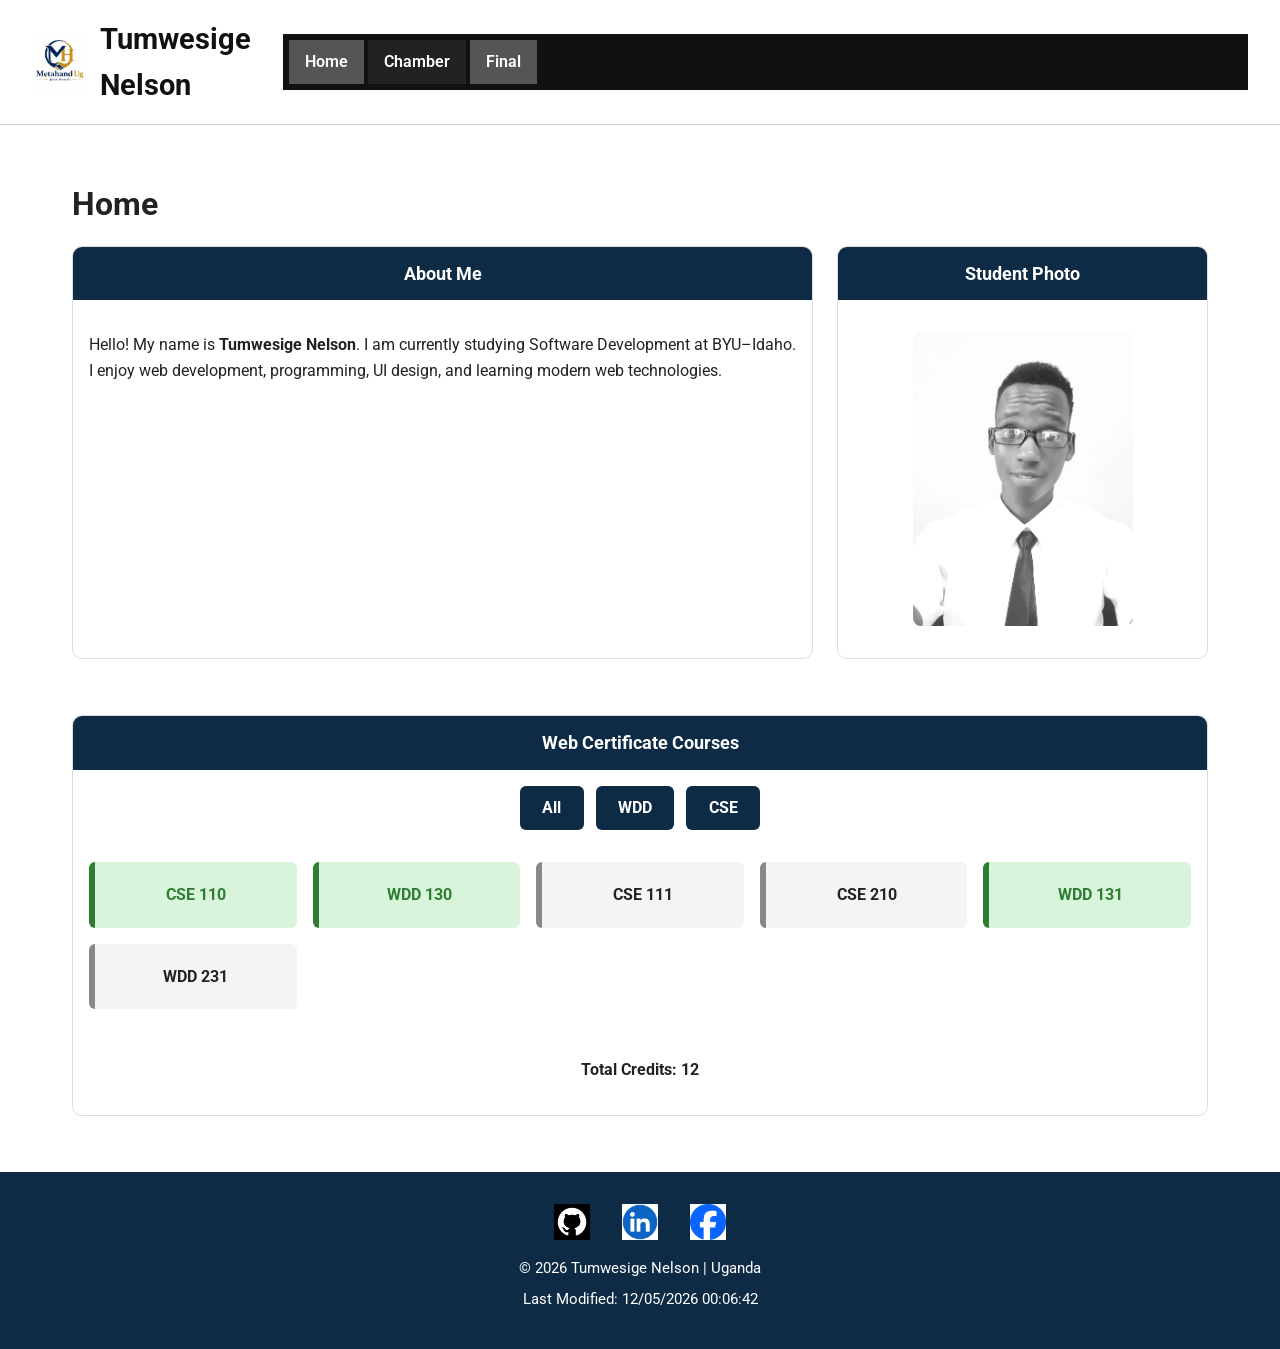
<file: index.html>
<!DOCTYPE html>
<html lang="en">
<head>
    <!-- Basic Meta -->
    <meta charset="UTF-8">
    <meta name="viewport" content="width=device-width, initial-scale=1.0">

    <title>Home | Tumweaige Nelson | WDD 231</title>

    <meta name="description" content="WDD231 Home Page - Student Portfolio and Course Information">
    <meta name="author" content="Tumwesige Nelson">

    <!-- Google Font -->
    <link rel="preconnect" href="https://fonts.googleapis.com">
    <link rel="preconnect" href="https://fonts.gstatic.com" crossorigin>

    <link href="https://fonts.googleapis.com/css2?family=Roboto:wght@300;400;500;700&display=swap" rel="stylesheet">

    <!-- CSS -->
    <link rel="stylesheet" href="styles/normalize.css">
    <link rel="stylesheet" href="styles/small.css">
    <link rel="stylesheet" href="styles/larger.css">

    <!-- JavaScript -->
    <script src="scripts/navigation.js" defer></script>
    <script src="scripts/date.js" defer></script>
    <script src="scripts/course.js" defer></script>

</head>

<body>

<header>

    <div class="logo-area">

        <img src="images/logo.png"
             alt="Site Logo"
             width="60"
             height="60">

        <span>Tumwesige Nelson</span>

    </div>

    <button id="menuButton" aria-label="Open Navigation">
        ☰
    </button>

    <nav>

        <ul id="primaryNav">

            <li>
                <a class="active" href="index.html">
                    Home
                </a>
            </li>

            <li>
                <a href="chamber/directory.html">
                    Chamber
                </a>
            </li>

            <li>
                <a href="final/index.html">
                    Final
                </a>
            </li>

        </ul>

    </nav>

</header>

<main>

<h1>Home</h1>

<div class="top-grid">

<section class="card">

<h2>About Me</h2>

<p>

Hello! My name is <strong>Tumwesige Nelson</strong>.

I am currently studying Software Development at
BYU–Idaho.

I enjoy web development, programming,
UI design, and learning modern web technologies.

</p>

</section>

<section class="card">

<h2>Student Photo</h2>

<img
src="images/my_photo.jpeg"
alt="Student Photo"
class="student-photo">

</section>

</div>

<section class="card certificate">

<h2>Web Certificate Courses</h2>

<div class="course-buttons">

<button id="allBtn">
All
</button>

<button id="wddBtn">
WDD
</button>

<button id="cseBtn">
CSE
</button>

</div>

<div id="courseContainer">

<!-- Generated by JavaScript -->

</div>

<p id="creditTotal"></p>

</section>

</main>

<footer>

<div class="social">

<a href="https://github.com/yourusername"
target="_blank">

<img
src="images/github.png"
alt="GitHub">

</a>

<a href="https://linkedin.com/in/yourusername"
target="_blank">

<img
src="images/linkedin.jpg"
alt="LinkedIn">

</a>

<a href="https://facebook.com/"
target="_blank">

<img
src="images/facebook.png"
alt="Facebook">

</a>

</div>

<p>

&copy;

<span id="currentYear"></span>

Tumwesige Nelson

|

Uganda

</p>

<p id="lastModified"></p>

</footer>

</body>

</html>
</file>
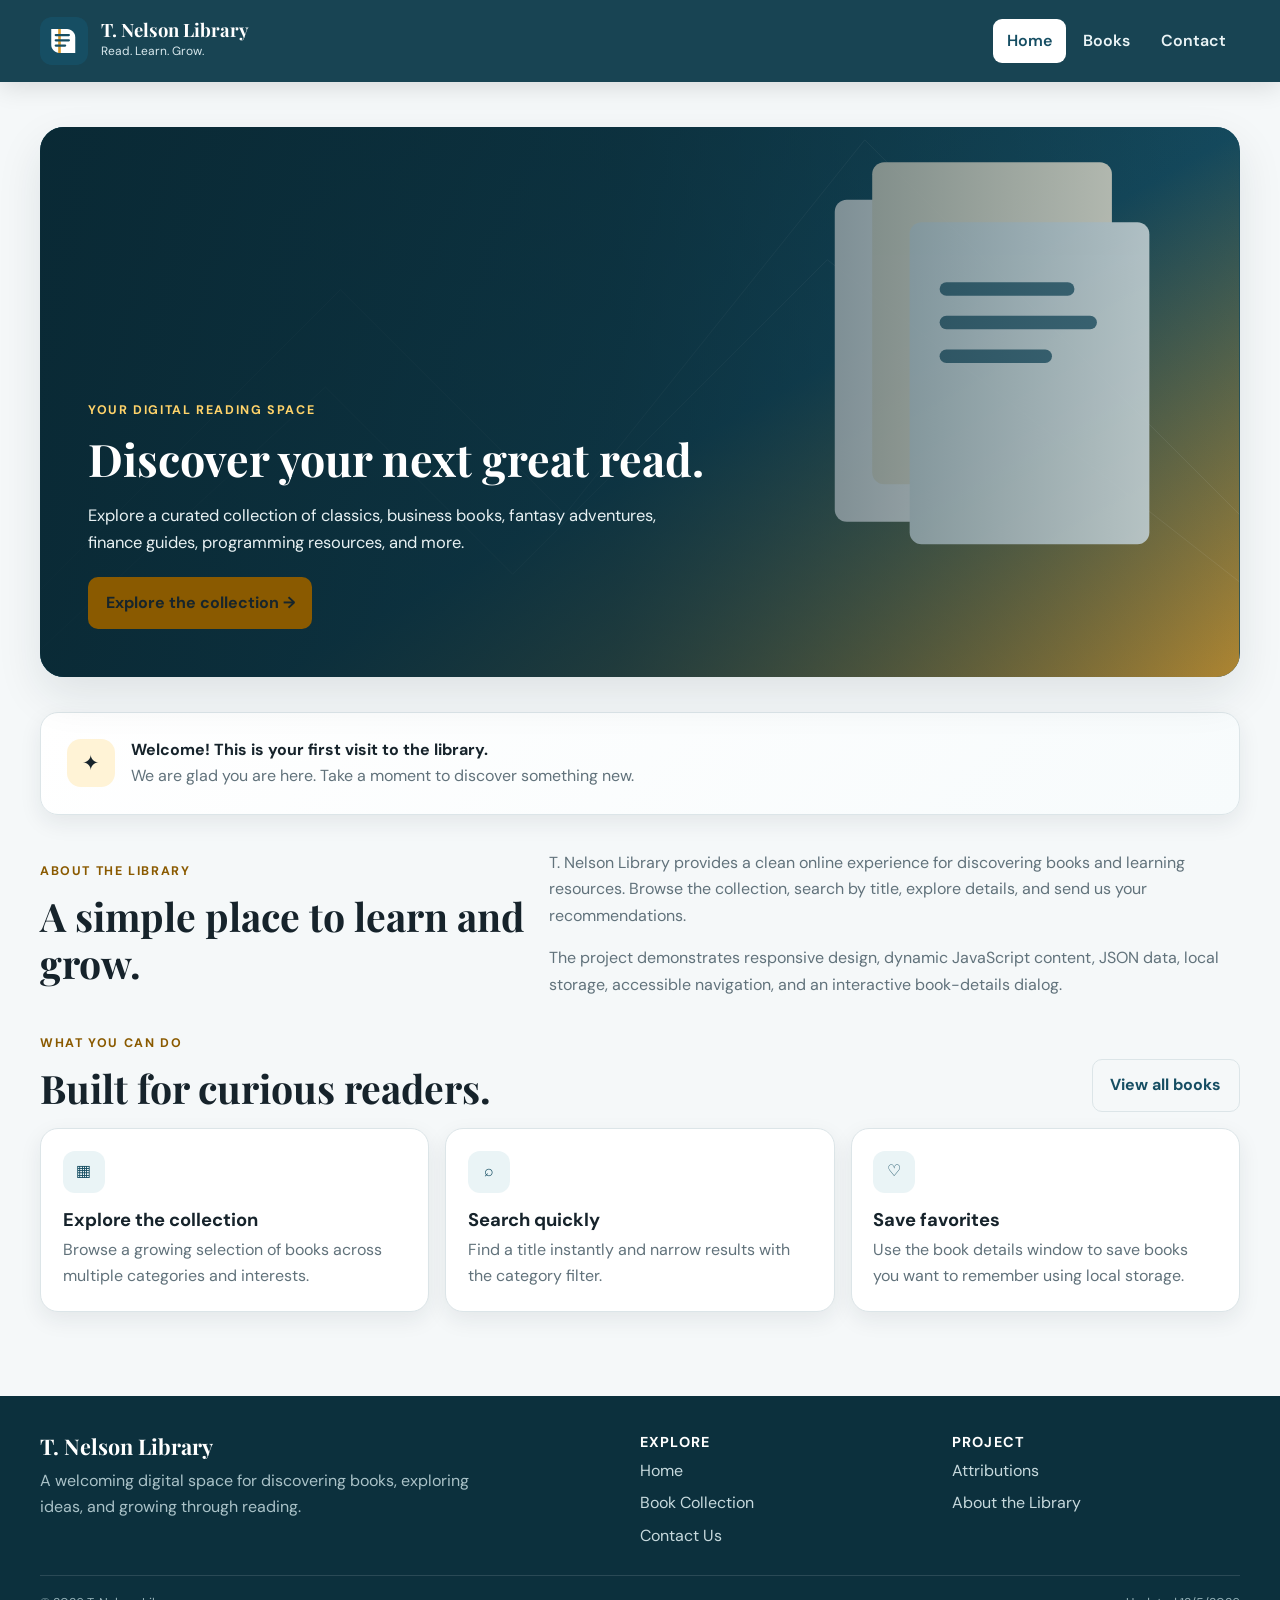
<file: final_project/index.html>
<!doctype html>
<html lang="en"><head><meta charset="UTF-8">
<meta name="viewport" content="width=device-width, initial-scale=1.0">
<meta name="author" content="Fagil Manday">
<meta property="og:type" content="website">
<meta property="og:title" content="T. Nelson Library | Read. Learn. Grow.">
<meta property="og:description" content="T. Nelson Library home and digital reading collection.">
<meta property="og:image" content="https://metavolt234.github.io/wdd231/final_project/images/hero.svg">
<meta property="og:url" content="https://metavolt234.github.io/wdd231/final_project/index.html">
<link rel="icon" href="images/logo.svg">
<title>T. Nelson Library | Read. Learn. Grow.</title>
<meta name="description" content="Discover books, reading resources, and educational materials at T. Nelson Library.">
<link rel="preconnect" href="https://fonts.googleapis.com">
<link rel="preconnect" href="https://fonts.gstatic.com" crossorigin>
<link href="https://fonts.googleapis.com/css2?family=DM+Sans:wght@400;500;600;700&family=Playfair+Display:wght@600;700&display=swap" rel="stylesheet">
<link rel="stylesheet" href="styles/base.css">
<link rel="stylesheet" href="styles/larger.css">
<script type="module" src="scripts/main.js" defer></script>
</head><body>
<a class="skip-link" href="#main-content">Skip to content</a>
<header class="site-header">
  <div class="header-inner">
    <a class="brand" href="index.html" aria-label="T. Nelson Library home">
      <img src="images/logo.svg" alt="T. Nelson Library logo" width="48" height="48">
      <div class="brand-title"><h2>T. Nelson Library</h2><span>Read. Learn. Grow.</span></div>
    </a>
    <button id="menu" class="menu-btn" aria-label="Open navigation" aria-expanded="false" aria-controls="navMenu">☰</button>
    <nav id="navMenu" class="site-nav" aria-label="Main navigation">
      <ul>
        <li><a href="index.html" class="active">Home</a></li>
        <li><a href="books.html" class="">Books</a></li>
        <li><a href="contact.html" class="">Contact</a></li>
      </ul>
    </nav>
  </div>
</header>
<main id="main-content">
  <section class="hero" aria-labelledby="hero-title">
    <picture><img src="images/hero.svg" alt="Abstract illustration of books representing a modern digital library" width="1600" height="900"></picture>
    <div class="hero-text">
      <div class="eyebrow">Your digital reading space</div>
      <h1 id="hero-title">Discover your next great read.</h1>
      <p>Explore a curated collection of classics, business books, fantasy adventures, finance guides, programming resources, and more.</p>
      <a class="button" href="books.html">Explore the collection →</a>
    </div>
  </section>

  <section class="card visitor-card" aria-live="polite">
    <div class="visitor-icon" aria-hidden="true">✦</div>
    <div><strong id="visitor-message">Welcome to T. Nelson Library.</strong><p>We are glad you are here. Take a moment to discover something new.</p></div>
  </section>

  <section id="about" class="about">
    <div class="about-copy"><div class="eyebrow">About the library</div><h2>A simple place to learn and grow.</h2></div>
    <div><p>T. Nelson Library provides a clean online experience for discovering books and learning resources. Browse the collection, search by title, explore details, and send us your recommendations.</p><p class="mt-1">The project demonstrates responsive design, dynamic JavaScript content, JSON data, local storage, accessible navigation, and an interactive book-details dialog.</p></div>
  </section>

  <section aria-labelledby="features-title">
    <div class="section-head"><div><div class="eyebrow">What you can do</div><h2 id="features-title">Built for curious readers.</h2></div><a class="button ghost" href="books.html">View all books</a></div>
    <div class="feature-grid">
      <article class="feature-card"><div class="feature-icon" aria-hidden="true">▦</div><h3>Explore the collection</h3><p>Browse a growing selection of books across multiple categories and interests.</p></article>
      <article class="feature-card"><div class="feature-icon" aria-hidden="true">⌕</div><h3>Search quickly</h3><p>Find a title instantly and narrow results with the category filter.</p></article>
      <article class="feature-card"><div class="feature-icon" aria-hidden="true">♡</div><h3>Save favorites</h3><p>Use the book details window to save books you want to remember using local storage.</p></article>
    </div>
  </section>
</main>
<footer class="site-footer">
  <div class="footer-inner">
    <div class="footer-grid">
      <div class="footer-brand">
        <h2>T. Nelson Library</h2>
        <p>A welcoming digital space for discovering books, exploring ideas, and growing through reading.</p>
      </div>
      <div class="footer-links">
        <h3>Explore</h3>
        <a href="index.html">Home</a><a href="books.html">Book Collection</a><a href="contact.html">Contact Us</a>
      </div>
      <div class="footer-links">
        <h3>Project</h3>
        <a href="attributions.html">Attributions</a>
        <a href="index.html#about">About the Library</a>
      </div>
    </div>
    <div class="footer-bottom">
      <span>&copy; <span id="year"></span> T. Nelson Library</span>
      <span id="lastModified"></span>
    </div>
  </div>
</footer>
</body></html>
</file>
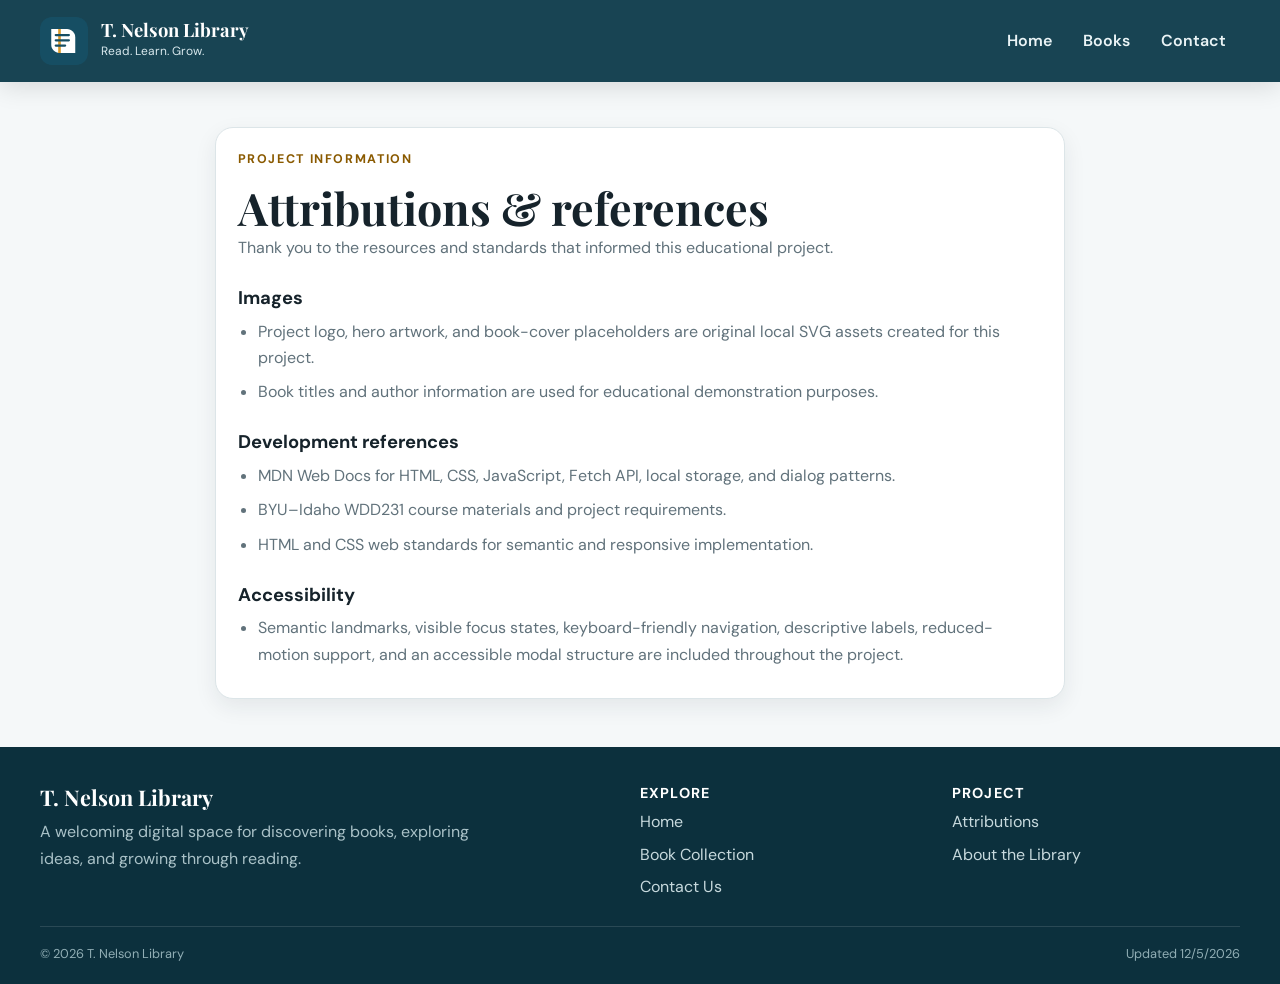
<file: final_project/attributions.html>
<!doctype html>
<html lang="en"><head><meta charset="UTF-8">
<meta name="viewport" content="width=device-width, initial-scale=1.0">
<meta name="author" content="Fagil Manday">
<meta property="og:type" content="website">
<meta property="og:title" content="Attributions | T. Nelson Library">
<meta property="og:description" content="T. Nelson Library project attributions page.">
<meta property="og:image" content="https://metavolt234.github.io/wdd231/final_project/images/hero.svg">
<meta property="og:url" content="https://metavolt234.github.io/wdd231/final_project/attributions.html">
<link rel="icon" href="images/logo.svg">
<title>Attributions | T. Nelson Library</title>
<meta name="description" content="Sources, acknowledgements, and accessibility references for the T. Nelson Library project.">
<link rel="preconnect" href="https://fonts.googleapis.com">
<link rel="preconnect" href="https://fonts.gstatic.com" crossorigin>
<link href="https://fonts.googleapis.com/css2?family=DM+Sans:wght@400;500;600;700&family=Playfair+Display:wght@600;700&display=swap" rel="stylesheet">
<link rel="stylesheet" href="styles/base.css">
<link rel="stylesheet" href="styles/larger.css">
<script type="module" src="scripts/main.js" defer></script>
</head><body>
<a class="skip-link" href="#main-content">Skip to content</a>
<header class="site-header">
  <div class="header-inner">
    <a class="brand" href="index.html" aria-label="T. Nelson Library home">
      <img src="images/logo.svg" alt="T. Nelson Library logo" width="48" height="48">
      <div class="brand-title"><h2>T. Nelson Library</h2><span>Read. Learn. Grow.</span></div>
    </a>
    <button id="menu" class="menu-btn" aria-label="Open navigation" aria-expanded="false" aria-controls="navMenu">☰</button>
    <nav id="navMenu" class="site-nav" aria-label="Main navigation">
      <ul>
        <li><a href="index.html" class="">Home</a></li>
        <li><a href="books.html" class="">Books</a></li>
        <li><a href="contact.html" class="">Contact</a></li>
      </ul>
    </nav>
  </div>
</header>
<main id="main-content">
  <section class="card prose">
    <div class="eyebrow">Project information</div><h1>Attributions & references</h1>
    <p>Thank you to the resources and standards that informed this educational project.</p>
    <h3>Images</h3><ul><li>Project logo, hero artwork, and book-cover placeholders are original local SVG assets created for this project.</li><li>Book titles and author information are used for educational demonstration purposes.</li></ul>
    <h3>Development references</h3><ul><li>MDN Web Docs for HTML, CSS, JavaScript, Fetch API, local storage, and dialog patterns.</li><li>BYU–Idaho WDD231 course materials and project requirements.</li><li>HTML and CSS web standards for semantic and responsive implementation.</li></ul>
    <h3>Accessibility</h3><ul><li>Semantic landmarks, visible focus states, keyboard-friendly navigation, descriptive labels, reduced-motion support, and an accessible modal structure are included throughout the project.</li></ul>
  </section>
</main>
<footer class="site-footer">
  <div class="footer-inner">
    <div class="footer-grid">
      <div class="footer-brand">
        <h2>T. Nelson Library</h2>
        <p>A welcoming digital space for discovering books, exploring ideas, and growing through reading.</p>
      </div>
      <div class="footer-links">
        <h3>Explore</h3>
        <a href="index.html">Home</a><a href="books.html">Book Collection</a><a href="contact.html">Contact Us</a>
      </div>
      <div class="footer-links">
        <h3>Project</h3>
        <a href="attributions.html">Attributions</a>
        <a href="index.html#about">About the Library</a>
      </div>
    </div>
    <div class="footer-bottom">
      <span>&copy; <span id="year"></span> T. Nelson Library</span>
      <span id="lastModified"></span>
    </div>
  </div>
</footer>
</body></html>
</file>
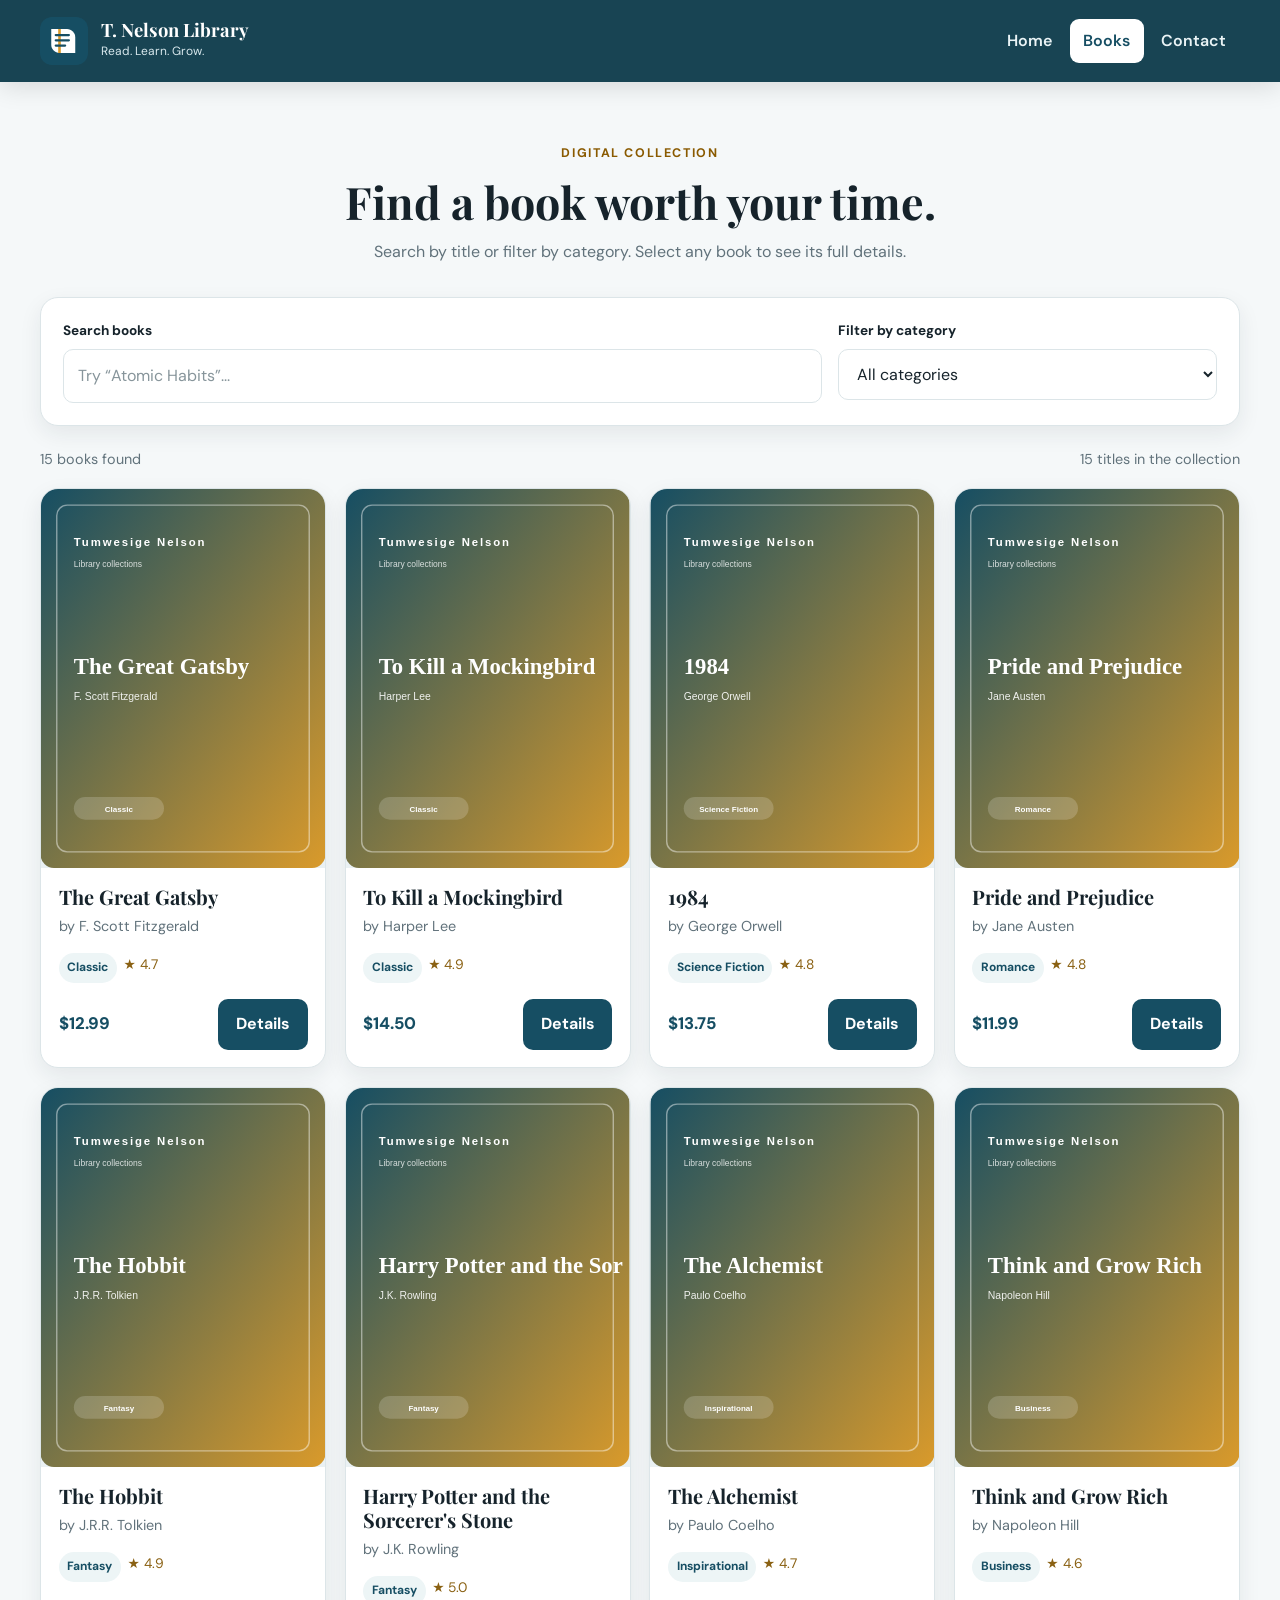
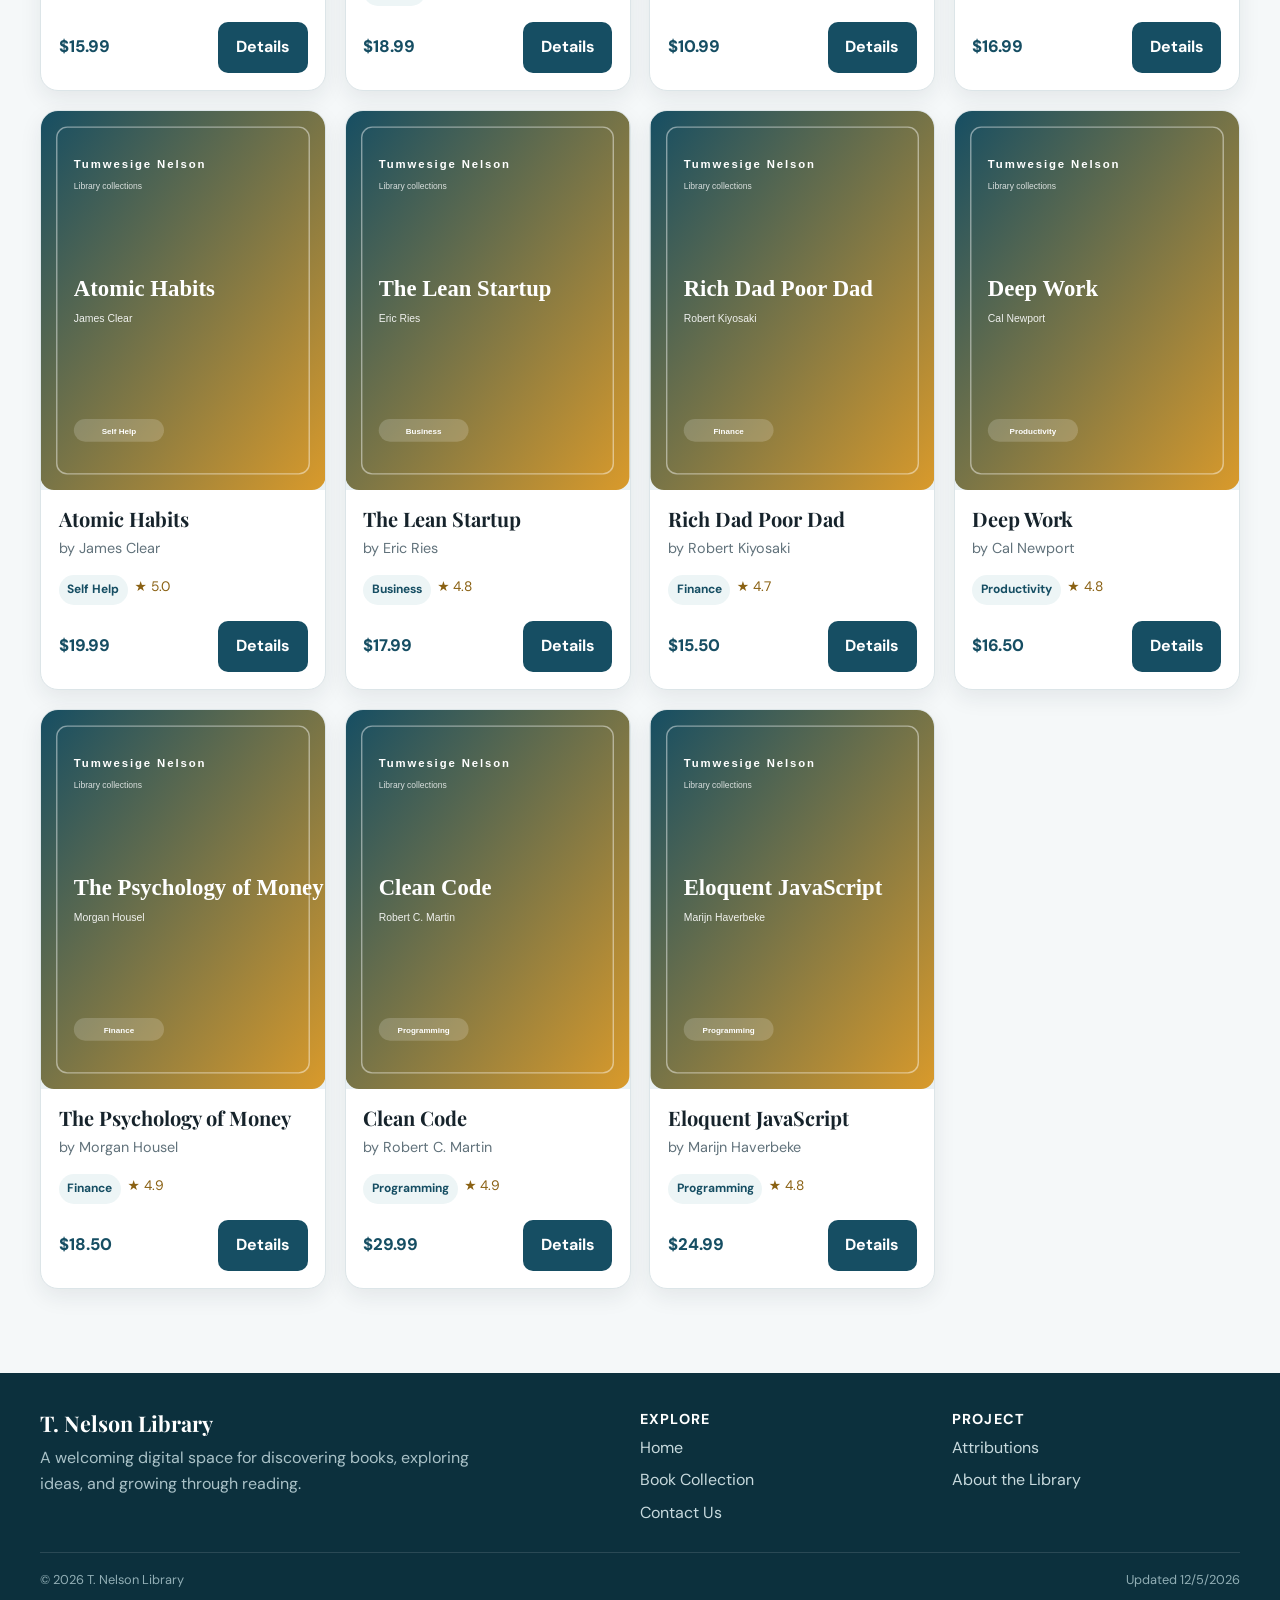
<file: final_project/books.html>
<!doctype html>
<html lang="en"><head><meta charset="UTF-8">
<meta name="viewport" content="width=device-width, initial-scale=1.0">
<meta name="author" content="Fagil Manday">
<meta property="og:type" content="website">
<meta property="og:title" content="Books | T. Nelson Library">
<meta property="og:description" content="T. Nelson Library book collection page.">
<meta property="og:image" content="https://metavolt234.github.io/wdd231/final_project/images/hero.svg">
<meta property="og:url" content="https://metavolt234.github.io/wdd231/final_project/books.html">
<link rel="icon" href="images/logo.svg">
<title>Books | T. Nelson Library</title>
<meta name="description" content="Search and browse the T. Nelson Library digital book collection by title and category.">
<link rel="preconnect" href="https://fonts.googleapis.com">
<link rel="preconnect" href="https://fonts.gstatic.com" crossorigin>
<link href="https://fonts.googleapis.com/css2?family=DM+Sans:wght@400;500;600;700&family=Playfair+Display:wght@600;700&display=swap" rel="stylesheet">
<link rel="stylesheet" href="styles/base.css">
<link rel="stylesheet" href="styles/larger.css">
<script type="module" src="scripts/books.js" defer></script>
</head><body>
<a class="skip-link" href="#main-content">Skip to content</a>
<header class="site-header">
  <div class="header-inner">
    <a class="brand" href="index.html" aria-label="T. Nelson Library home">
      <img src="images/logo.svg" alt="T. Nelson Library logo" width="48" height="48">
      <div class="brand-title"><h2>T. Nelson Library</h2><span>Read. Learn. Grow.</span></div>
    </a>
    <button id="menu" class="menu-btn" aria-label="Open navigation" aria-expanded="false" aria-controls="navMenu">☰</button>
    <nav id="navMenu" class="site-nav" aria-label="Main navigation">
      <ul>
        <li><a href="index.html" class="">Home</a></li>
        <li><a href="books.html" class="active">Books</a></li>
        <li><a href="contact.html" class="">Contact</a></li>
      </ul>
    </nav>
  </div>
</header>
<main id="main-content">
  <section class="page-heading">
    <div class="eyebrow">Digital collection</div><h1>Find a book worth your time.</h1>
    <p>Search by title or filter by category. Select any book to see its full details.</p>
  </section>
  <section class="card toolbar" aria-label="Book filters">
    <div class="field"><label for="search">Search books</label><input type="search" id="search" placeholder="Try “Atomic Habits”..." autocomplete="off"></div>
    <div class="field"><label for="category">Filter by category</label><select id="category"><option value="all">All categories</option></select></div>
  </section>
  <div class="results-line"><span id="resultsCount">Loading books…</span><span>15 titles in the collection</span></div>
  <section aria-label="Book collection"><div id="bookContainer" class="book-grid"></div></section>
</main>
<dialog id="bookModal" aria-labelledby="modalTitle"><div id="modalContent"></div></dialog>
<footer class="site-footer">
  <div class="footer-inner">
    <div class="footer-grid">
      <div class="footer-brand">
        <h2>T. Nelson Library</h2>
        <p>A welcoming digital space for discovering books, exploring ideas, and growing through reading.</p>
      </div>
      <div class="footer-links">
        <h3>Explore</h3>
        <a href="index.html">Home</a><a href="books.html">Book Collection</a><a href="contact.html">Contact Us</a>
      </div>
      <div class="footer-links">
        <h3>Project</h3>
        <a href="attributions.html">Attributions</a>
        <a href="index.html#about">About the Library</a>
      </div>
    </div>
    <div class="footer-bottom">
      <span>&copy; <span id="year"></span> T. Nelson Library</span>
      <span id="lastModified"></span>
    </div>
  </div>
</footer>
</body></html>
</file>
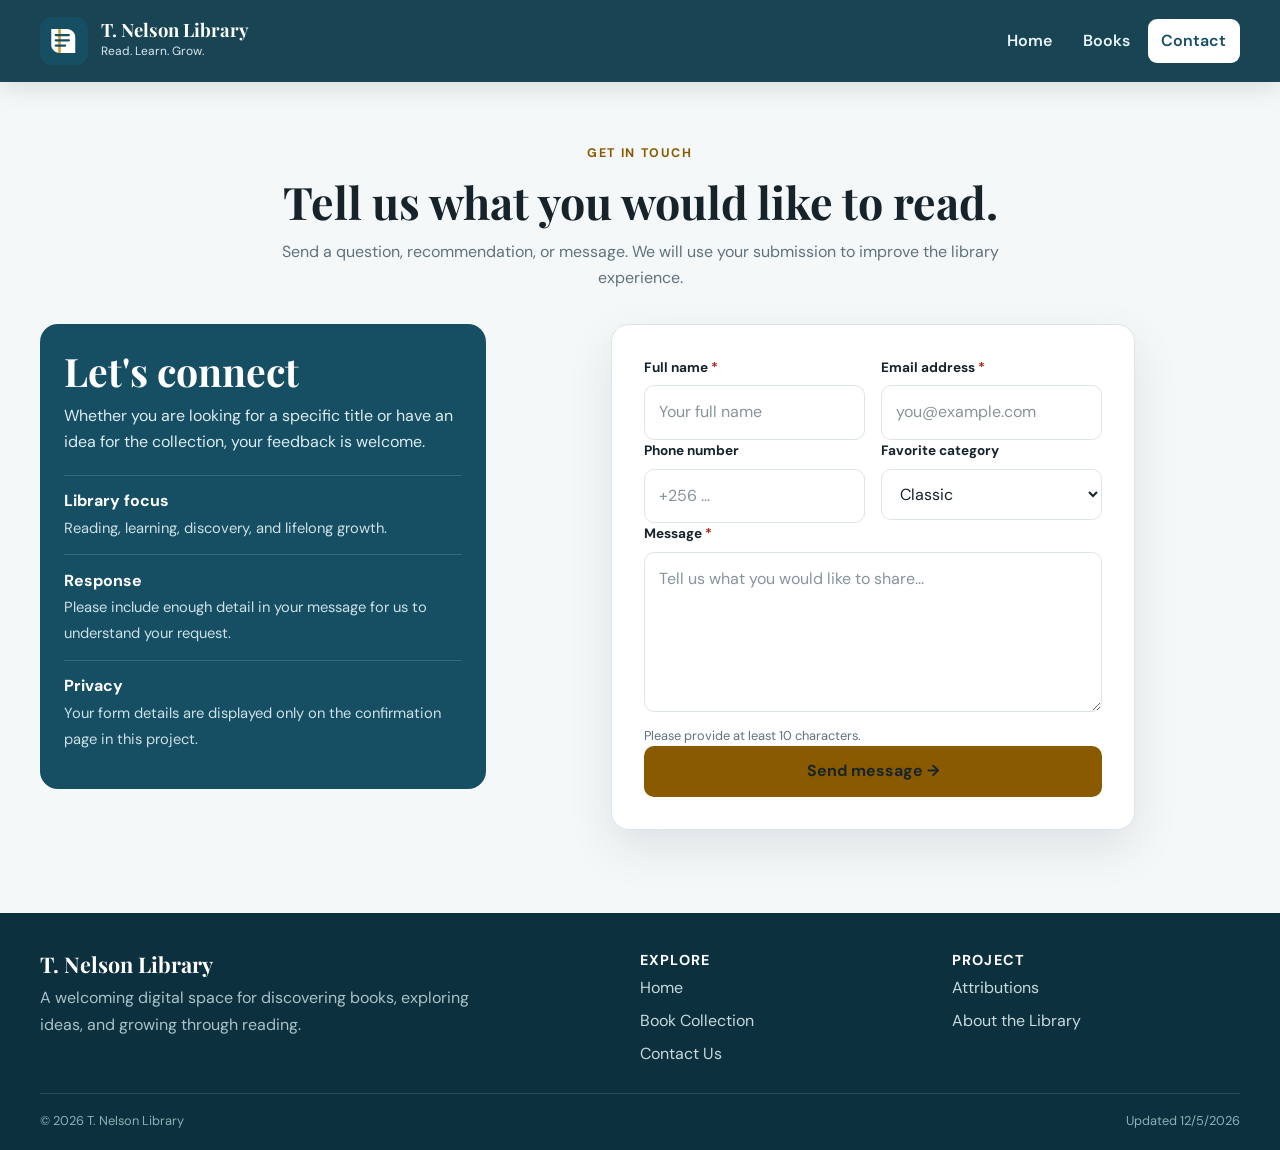
<file: final_project/contact.html>
<!doctype html>
<html lang="en"><head><meta charset="UTF-8">
<meta name="viewport" content="width=device-width, initial-scale=1.0">
<meta name="author" content="Fagil Manday">
<meta property="og:type" content="website">
<meta property="og:title" content="Contact | T. Nelson Library">
<meta property="og:description" content="T. Nelson Library contact page.">
<meta property="og:image" content="https://metavolt234.github.io/wdd231/final_project/images/hero.svg">
<meta property="og:url" content="https://metavolt234.github.io/wdd231/final_project/contact.html">
<link rel="icon" href="images/logo.svg">
<title>Contact | T. Nelson Library</title>
<meta name="description" content="Contact T. Nelson Library with questions, recommendations, and feedback about the digital collection.">
<link rel="preconnect" href="https://fonts.googleapis.com">
<link rel="preconnect" href="https://fonts.gstatic.com" crossorigin>
<link href="https://fonts.googleapis.com/css2?family=DM+Sans:wght@400;500;600;700&family=Playfair+Display:wght@600;700&display=swap" rel="stylesheet">
<link rel="stylesheet" href="styles/base.css">
<link rel="stylesheet" href="styles/larger.css">
<script type="module" src="scripts/main.js" defer></script>
</head><body>
<a class="skip-link" href="#main-content">Skip to content</a>
<header class="site-header">
  <div class="header-inner">
    <a class="brand" href="index.html" aria-label="T. Nelson Library home">
      <img src="images/logo.svg" alt="T. Nelson Library logo" width="48" height="48">
      <div class="brand-title"><h2>T. Nelson Library</h2><span>Read. Learn. Grow.</span></div>
    </a>
    <button id="menu" class="menu-btn" aria-label="Open navigation" aria-expanded="false" aria-controls="navMenu">☰</button>
    <nav id="navMenu" class="site-nav" aria-label="Main navigation">
      <ul>
        <li><a href="index.html" class="">Home</a></li>
        <li><a href="books.html" class="">Books</a></li>
        <li><a href="contact.html" class="active">Contact</a></li>
      </ul>
    </nav>
  </div>
</header>
<main id="main-content">
  <section class="page-heading"><div class="eyebrow">Get in touch</div><h1>Tell us what you would like to read.</h1><p>Send a question, recommendation, or message. We will use your submission to improve the library experience.</p></section>
  <section class="contact-layout">
    <aside class="contact-info">
      <h2>Let's connect</h2><p>Whether you are looking for a specific title or have an idea for the collection, your feedback is welcome.</p>
      <div class="info-item"><strong>Library focus</strong><span>Reading, learning, discovery, and lifelong growth.</span></div>
      <div class="info-item"><strong>Response</strong><span>Please include enough detail in your message for us to understand your request.</span></div>
      <div class="info-item"><strong>Privacy</strong><span>Your form details are displayed only on the confirmation page in this project.</span></div>
    </aside>
    <form action="thankyou.html" method="get">
      <div class="form-grid two">
        <div class="field"><label class="required" for="fullname">Full name</label><input id="fullname" name="fullname" type="text" required minlength="3" autocomplete="name" placeholder="Your full name"></div>
        <div class="field"><label class="required" for="email">Email address</label><input id="email" name="email" type="email" required autocomplete="email" placeholder="you@example.com"></div>
      </div>
      <div class="form-grid two" class="mt-1">
        <div class="field"><label for="phone">Phone number</label><input id="phone" name="phone" type="tel" autocomplete="tel" placeholder="+256 ..."></div>
        <div class="field"><label for="book">Favorite category</label><select id="book" name="book"><option>Classic</option><option>Fantasy</option><option>Business</option><option>Programming</option><option>Finance</option><option>Self Help</option><option>Romance</option><option>Productivity</option></select></div>
      </div>
      <div class="field" class="mt-1"><label class="required" for="message">Message</label><textarea id="message" name="message" required minlength="10" placeholder="Tell us what you would like to share..."></textarea><div class="form-help">Please provide at least 10 characters.</div></div>
      <button class="button full" type="submit" class="mt-12">Send message →</button>
    </form>
  </section>
</main>
<footer class="site-footer">
  <div class="footer-inner">
    <div class="footer-grid">
      <div class="footer-brand">
        <h2>T. Nelson Library</h2>
        <p>A welcoming digital space for discovering books, exploring ideas, and growing through reading.</p>
      </div>
      <div class="footer-links">
        <h3>Explore</h3>
        <a href="index.html">Home</a><a href="books.html">Book Collection</a><a href="contact.html">Contact Us</a>
      </div>
      <div class="footer-links">
        <h3>Project</h3>
        <a href="attributions.html">Attributions</a>
        <a href="index.html#about">About the Library</a>
      </div>
    </div>
    <div class="footer-bottom">
      <span>&copy; <span id="year"></span> T. Nelson Library</span>
      <span id="lastModified"></span>
    </div>
  </div>
</footer>
</body></html>
</file>
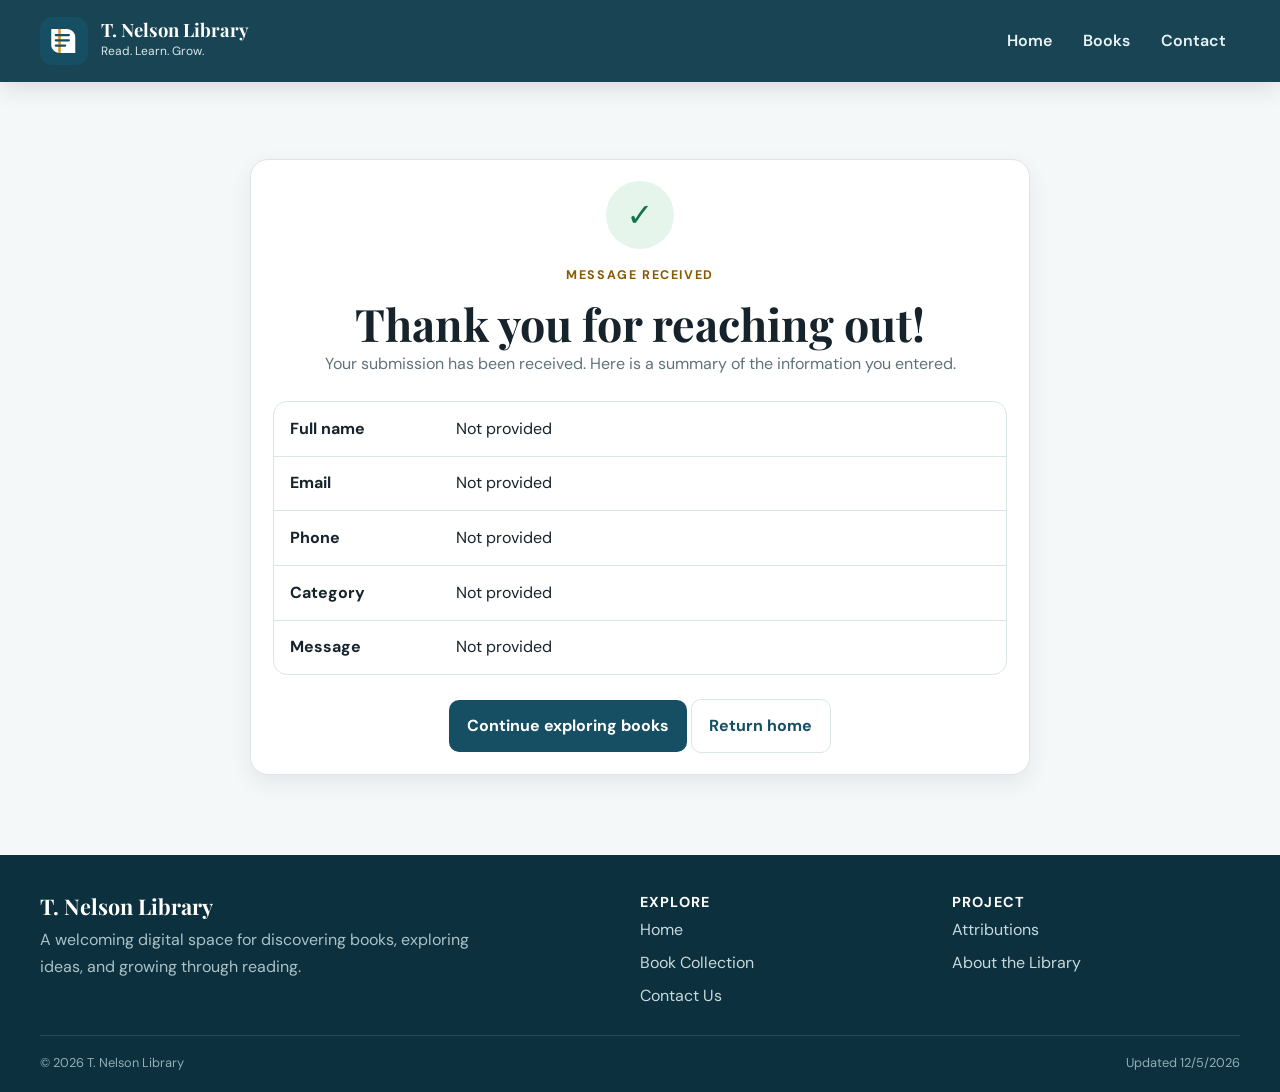
<file: final_project/thankyou.html>
<!doctype html>
<html lang="en"><head><meta charset="UTF-8">
<meta name="viewport" content="width=device-width, initial-scale=1.0">
<meta name="author" content="Fagil Manday">
<meta property="og:type" content="website">
<meta property="og:title" content="Thank You | T. Nelson Library">
<meta property="og:description" content="T. Nelson Library form confirmation page.">
<meta property="og:image" content="https://metavolt234.github.io/wdd231/final_project/images/hero.svg">
<meta property="og:url" content="https://metavolt234.github.io/wdd231/final_project/thankyou.html">
<link rel="icon" href="images/logo.svg">
<title>Thank You | T. Nelson Library</title>
<meta name="description" content="Confirmation page for your T. Nelson Library contact submission.">
<link rel="preconnect" href="https://fonts.googleapis.com">
<link rel="preconnect" href="https://fonts.gstatic.com" crossorigin>
<link href="https://fonts.googleapis.com/css2?family=DM+Sans:wght@400;500;600;700&family=Playfair+Display:wght@600;700&display=swap" rel="stylesheet">
<link rel="stylesheet" href="styles/base.css">
<link rel="stylesheet" href="styles/larger.css">
<script type="module" src="scripts/thankyou.js" defer></script>
</head><body>
<a class="skip-link" href="#main-content">Skip to content</a>
<header class="site-header">
  <div class="header-inner">
    <a class="brand" href="index.html" aria-label="T. Nelson Library home">
      <img src="images/logo.svg" alt="T. Nelson Library logo" width="48" height="48">
      <div class="brand-title"><h2>T. Nelson Library</h2><span>Read. Learn. Grow.</span></div>
    </a>
    <button id="menu" class="menu-btn" aria-label="Open navigation" aria-expanded="false" aria-controls="navMenu">☰</button>
    <nav id="navMenu" class="site-nav" aria-label="Main navigation">
      <ul>
        <li><a href="index.html" class="">Home</a></li>
        <li><a href="books.html" class="">Books</a></li>
        <li><a href="contact.html" class="">Contact</a></li>
      </ul>
    </nav>
  </div>
</header>
<main id="main-content">
  <section class="card success-card">
    <div class="success-mark" aria-hidden="true">✓</div>
    <div class="eyebrow">Message received</div><h1>Thank you for reaching out!</h1>
    <p>Your submission has been received. Here is a summary of the information you entered.</p>
    <div class="submission">
      <div class="submission-row"><strong>Full name</strong><span id="fullname"></span></div>
      <div class="submission-row"><strong>Email</strong><span id="email"></span></div>
      <div class="submission-row"><strong>Phone</strong><span id="phone"></span></div>
      <div class="submission-row"><strong>Category</strong><span id="book"></span></div>
      <div class="submission-row"><strong>Message</strong><span id="message"></span></div>
    </div>
    <a class="button secondary" href="books.html">Continue exploring books</a>
    <a class="button ghost" href="index.html" class="ml-05">Return home</a>
  </section>
</main>
<footer class="site-footer">
  <div class="footer-inner">
    <div class="footer-grid">
      <div class="footer-brand">
        <h2>T. Nelson Library</h2>
        <p>A welcoming digital space for discovering books, exploring ideas, and growing through reading.</p>
      </div>
      <div class="footer-links">
        <h3>Explore</h3>
        <a href="index.html">Home</a><a href="books.html">Book Collection</a><a href="contact.html">Contact Us</a>
      </div>
      <div class="footer-links">
        <h3>Project</h3>
        <a href="attributions.html">Attributions</a>
        <a href="index.html#about">About the Library</a>
      </div>
    </div>
    <div class="footer-bottom">
      <span>&copy; <span id="year"></span> T. Nelson Library</span>
      <span id="lastModified"></span>
    </div>
  </div>
</footer>
</body></html>
</file>
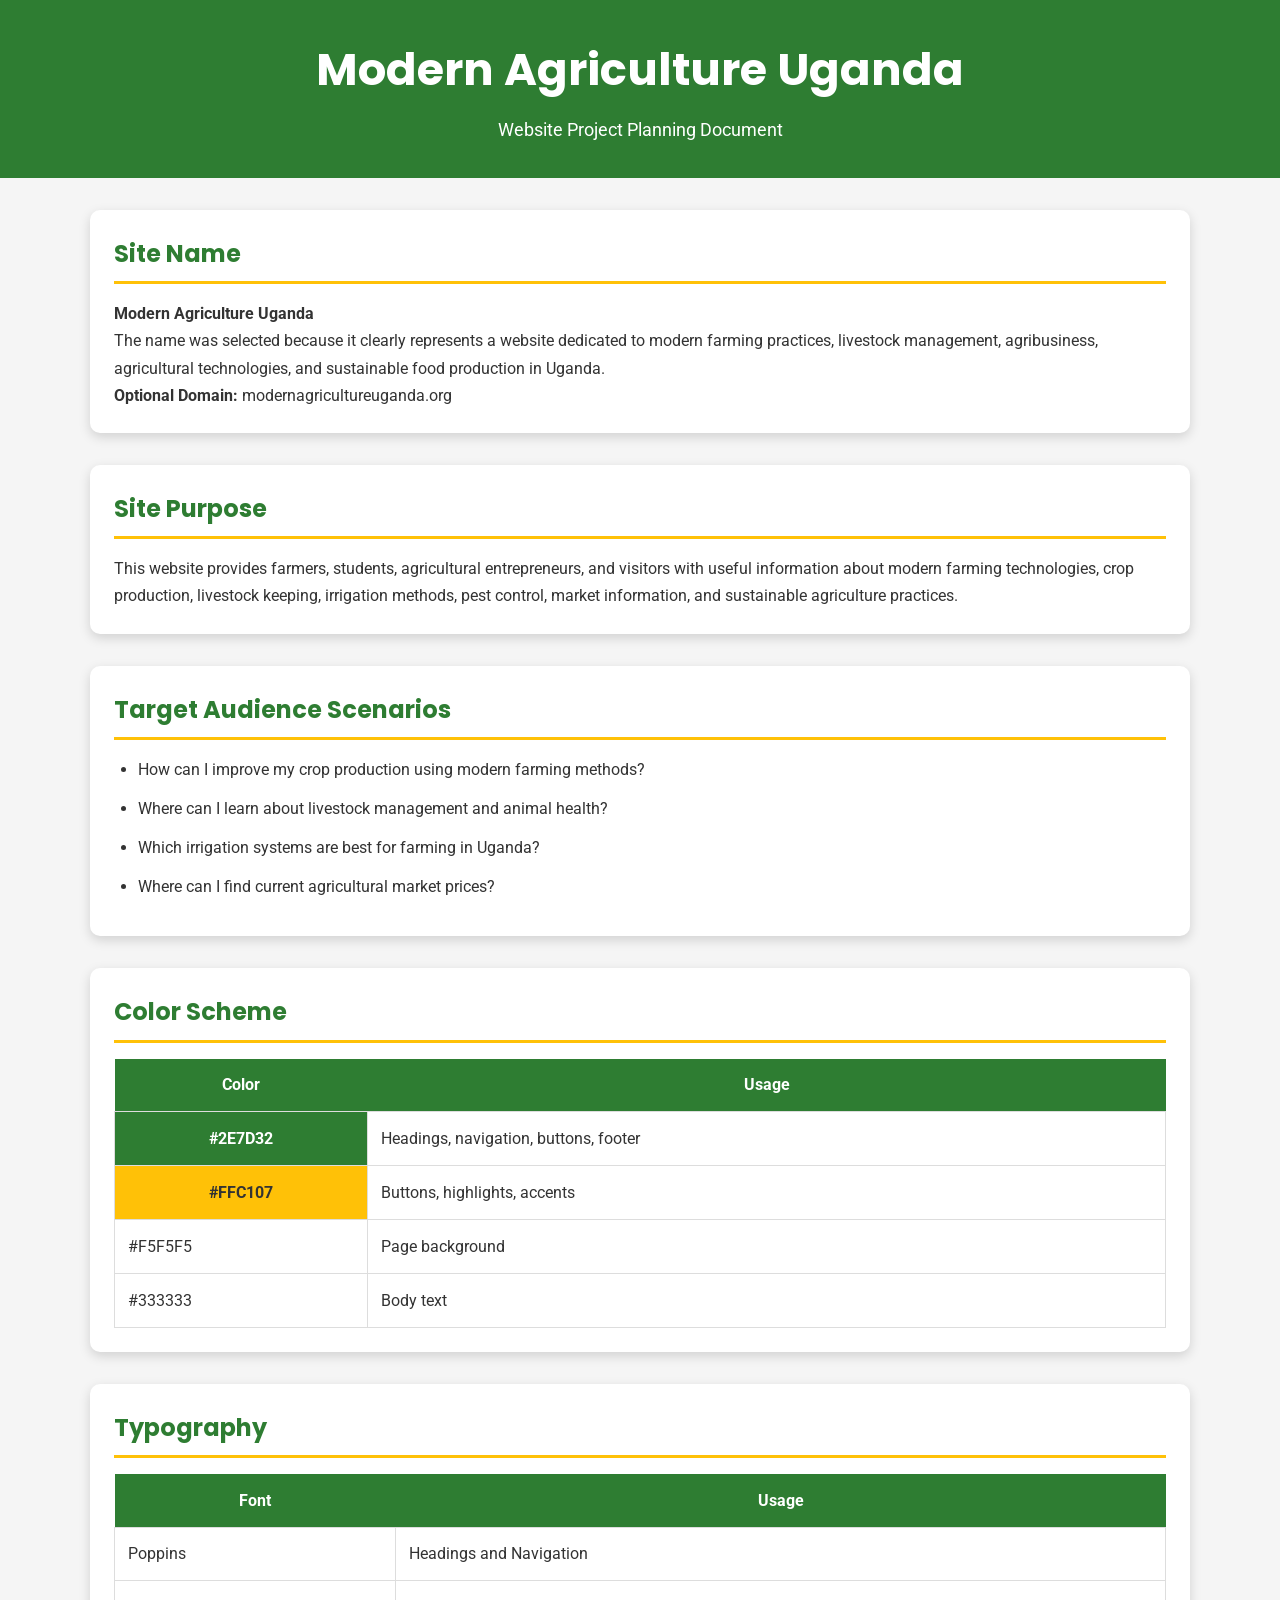
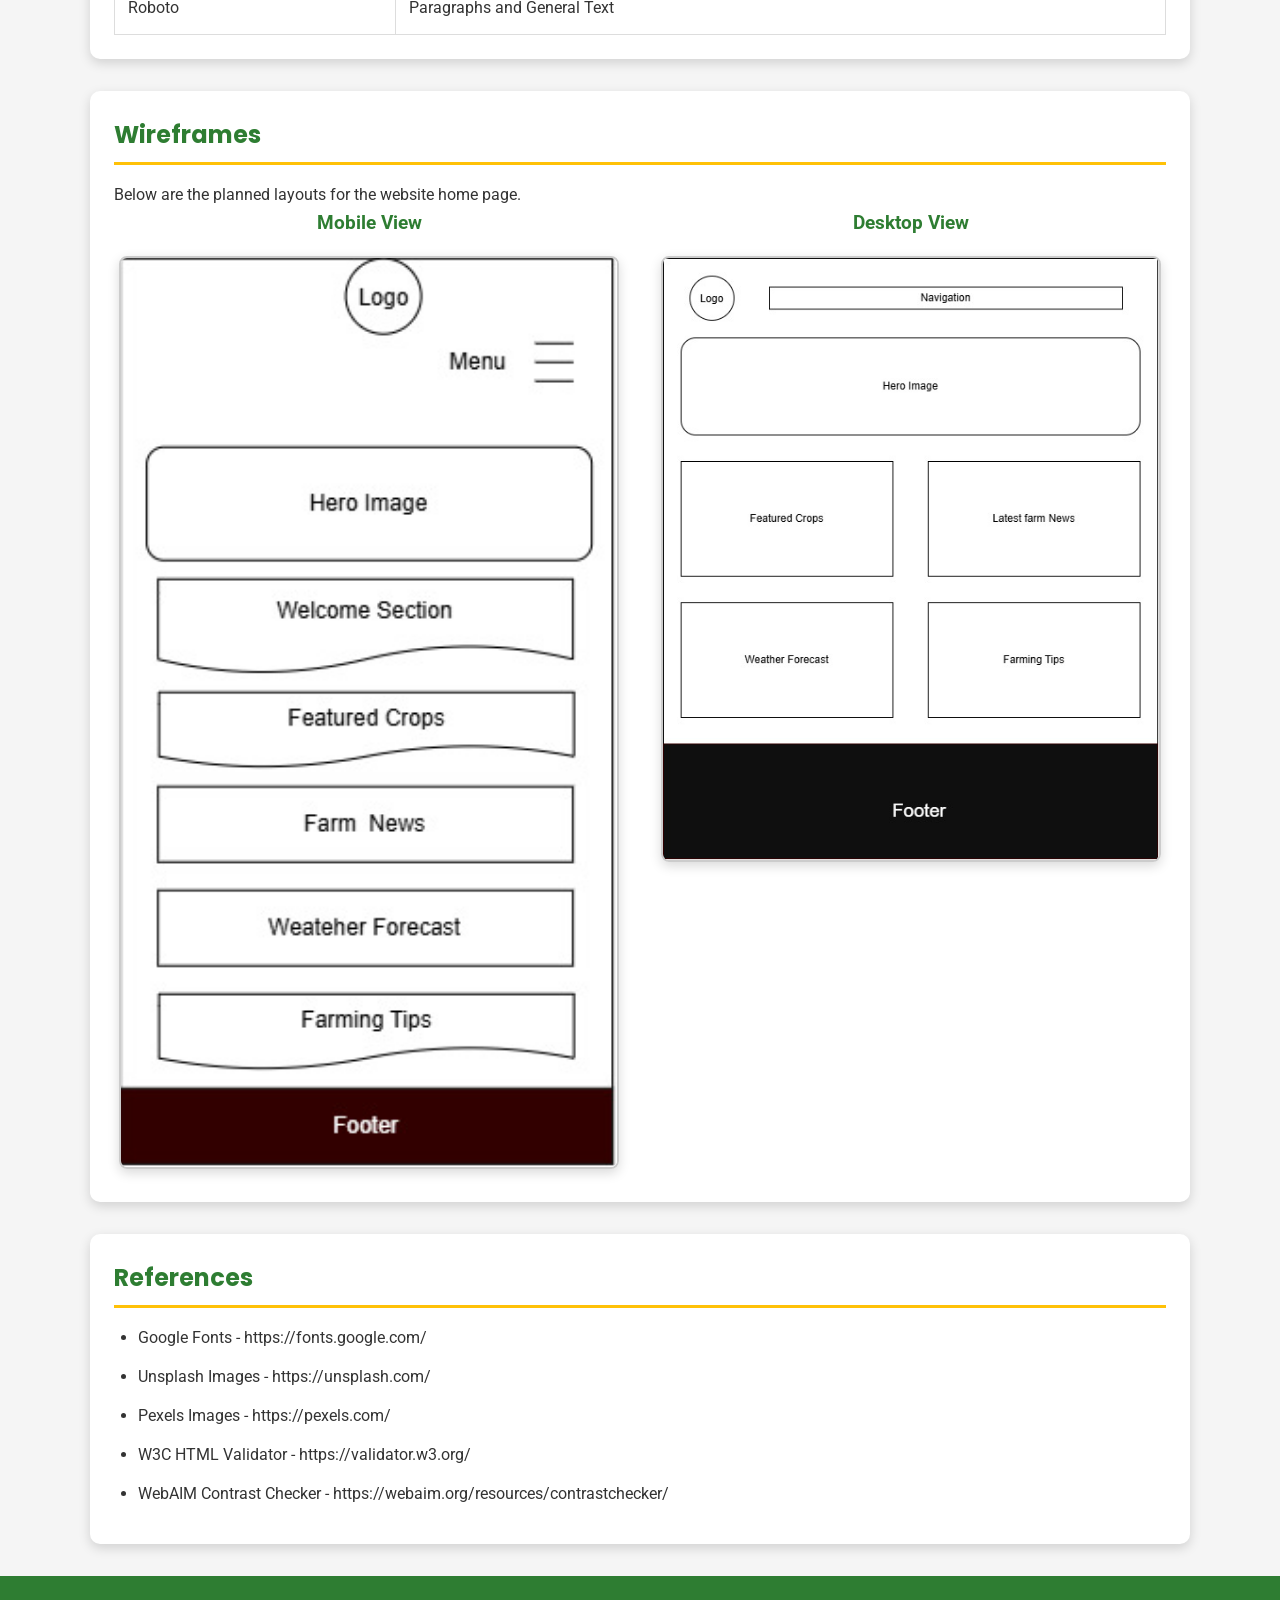
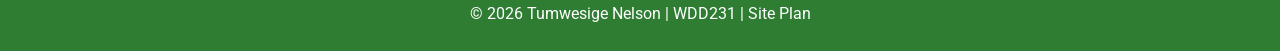
<file: project/siteplan.html>
<!DOCTYPE html>
<html lang="en-US">
<head>
    <meta charset="UTF-8">
    <meta name="viewport" content="width=device-width, initial-scale=1.0">

    <title>Modern Agriculture Uganda | Site Plan</title>

    <meta name="description"
        content="Site planning document for the Modern Agriculture Uganda website project.">

    <meta name="author" content="Tumwesige Nelson">

    <link rel="preconnect" href="https://fonts.googleapis.com">
    <link rel="preconnect" href="https://fonts.gstatic.com" crossorigin>

    <link href="https://fonts.googleapis.com/css2?family=Poppins:wght@300;400;600;700&family=Roboto:wght@400;500&display=swap"
        rel="stylesheet">

    <link rel="stylesheet" href="styles/siteplan.css">

</head>

<body>

<header>

    <h1>Modern Agriculture Uganda</h1>

    <p>Website Project Planning Document</p>

</header>

<main>

<!-- ========================= -->

<section>

<h2>Site Name</h2>

<p><strong>Modern Agriculture Uganda</strong></p>

<p>

The name was selected because it clearly represents a website dedicated to
modern farming practices, livestock management, agribusiness,
agricultural technologies, and sustainable food production in Uganda.

</p>

<p>

<strong>Optional Domain:</strong>

modernagricultureuganda.org

</p>

</section>

<!-- ========================= -->

<section>

<h2>Site Purpose</h2>

<p>

This website provides farmers, students, agricultural entrepreneurs,
and visitors with useful information about modern farming technologies,
crop production, livestock keeping, irrigation methods, pest control,
market information, and sustainable agriculture practices.

</p>

</section>

<!-- ========================= -->

<section>

<h2>Target Audience Scenarios</h2>

<ul>

<li>
How can I improve my crop production using modern farming methods?
</li>

<li>
Where can I learn about livestock management and animal health?
</li>

<li>
Which irrigation systems are best for farming in Uganda?
</li>

<li>
Where can I find current agricultural market prices?
</li>

</ul>

</section>

<!-- ========================= -->

<section>

<h2>Color Scheme</h2>

<table>

<tr>

<th>Color</th>

<th>Usage</th>

</tr>

<tr>

<td class="green">#2E7D32</td>

<td>

Headings, navigation, buttons, footer

</td>

</tr>

<tr>

<td class="gold">#FFC107</td>

<td>

Buttons, highlights, accents

</td>

</tr>

<tr>

<td>#F5F5F5</td>

<td>

Page background

</td>

</tr>

<tr>

<td>#333333</td>

<td>

Body text

</td>

</tr>

</table>

</section>

<!-- ========================= -->

<section>

<h2>Typography</h2>

<table>

<tr>

<th>Font</th>

<th>Usage</th>

</tr>

<tr>

<td>Poppins</td>

<td>

Headings and Navigation

</td>

</tr>

<tr>

<td>Roboto</td>

<td>

Paragraphs and General Text

</td>

</tr>

</table>

</section>

<!-- ========================= -->

<section>

<h2>Wireframes</h2>

<p>

Below are the planned layouts for the website home page.

</p>

<div class="wireframes">

<div class="wireframe">

<h3>Mobile View</h3>

<img src="images/mobile-wireframe.jpg"
alt="Mobile wireframe">

</div>

<div class="wireframe">

<h3>Desktop View</h3>

<img src="images/desktop-wireframe.jpg"
alt="Desktop wireframe">

</div>

</div>

</section>

<!-- ========================= -->

<section>

<h2>References</h2>

<ul>

<li>Google Fonts - https://fonts.google.com/</li>

<li>Unsplash Images - https://unsplash.com/</li>

<li>Pexels Images - https://pexels.com/</li>

<li>W3C HTML Validator - https://validator.w3.org/</li>

<li>WebAIM Contrast Checker - https://webaim.org/resources/contrastchecker/</li>

</ul>

</section>

</main>

<footer>

<p>

© <span id="year"></span>

Tumwesige Nelson | WDD231 | Site Plan

</p>

</footer>

<script>

document.getElementById("year").textContent =
new Date().getFullYear();

</script>

</body>
</html>
</file>
<file: styles/small.css>
/* ------------------------------
   Global Styles
--------------------------------*/
:root {
    --primary-color: #111;
    --secondary-color: #e8e8e8;
    --accent-color: #555;
    --text-color: #222;
    --completed-color: #2e7d32;
    --card-radius: 10px;
}

body {
    font-family: 'Roboto', sans-serif;
    color: var(--text-color);
    background: #ffffff;
    margin: 0;
    line-height: 1.6;
}

/* ------------------------------
   Header
--------------------------------*/
header {
    background: #ffffff;
    padding: 1rem;
    border-bottom: 1px solid #ccc;

    display: flex;
    justify-content: space-between;
    align-items: center;
}

.logo-area {
    display: flex;
    align-items: center;
    gap: .8rem;
}

.logo-area span {
    font-size: 1.5rem;
    font-weight: 700;
    color: #111;
}

.logo-area img {
    width: 55px;
}

/* ------------------------------
   Navigation
--------------------------------*/
#menuButton {
    background: #eee;
    border: 1px solid #ccc;
    color: black;
    font-size: 2rem;
    padding: .3rem .8rem;
    cursor: pointer;
}

nav ul {
    display: none;
    flex-direction: column;
    margin: 0;
    padding: 0;
    list-style: none;
}

nav ul.open {
    display: flex;
}

nav li {
    border-bottom: 1px solid #333;
}

nav a {
    background: #222;
    color: white;
    display: block;
    padding: 1rem;
    font-weight: 600;
    text-decoration: none;
}

nav a:hover {
    background: #444;
}

nav a.active {
    background: var(--accent-color);
}

/* ------------------------------
   Main
--------------------------------*/
main {
    padding: 1rem;
}

h1 {
    margin-bottom: 1rem;
}

/* ------------------------------
   Cards
--------------------------------*/
.card {
    border: 1px solid #ddd;
    border-radius: var(--card-radius);
    overflow: hidden;
    margin-bottom: 1.5rem;
    background: white;
}

.card h2 {
    margin: 0;
    background: #0d2b45;
    color: white;
    padding: .8rem;
    text-align: center;
    font-size: 1.1rem;
}

.card p {
    padding: 1rem;
}

.student-photo {
    display: block;
    width: 180px;
    margin: 1rem auto;
    border-radius: 8px;
}

/* ------------------------------
   Course Buttons
--------------------------------*/
.course-buttons {
    display: flex;
    justify-content: center;
    flex-wrap: wrap;
    gap: .75rem;
    padding: 1rem;
}

.course-buttons button {
    background: #0d2b45;
    color: white;
    border: none;
    padding: .8rem 1.4rem;
    border-radius: 6px;
    font-weight: bold;
    transition: .3s;
    cursor: pointer;
}

.course-buttons button:hover {
    background: #d97706;
}

/* ------------------------------
   Course Cards
--------------------------------*/
#courseContainer {
    display: grid;
    gap: 1rem;
    padding: 1rem;
}

.course-card {
    background: #f4f4f4;
    border-left: 6px solid #888;
    padding: 1rem;
    text-align: center;
    font-weight: bold;
    border-radius: 6px;
}

.course-card.completed {
    background: #d8f5dc;
    border-left-color: var(--completed-color);
    color: var(--completed-color);
}

/* ------------------------------
   Credits
--------------------------------*/
#creditTotal {
    text-align: center;
    font-weight: bold;
    padding: 1rem;
}

/* ------------------------------
   Footer
--------------------------------*/
footer {
    background: #0d2b45;
    color: white;
    text-align: center;
    padding: 2rem 1rem;
}

.social {
    display: flex;
    justify-content: center;
    gap: 1rem;
    margin-bottom: 1rem;
}

.social img {
    width: 36px;
    transition: .3s;
}

.social img:hover {
    transform: scale(1.15);
}

footer p {
    margin: .4rem;
    font-size: .95rem;
}
</file>
<file: styles/larger.css>
/* ==========================================
   larger.css
   WDD231 Home Page
   Desktop Layout (768px and larger)
========================================== */

@media only screen and (min-width: 768px) {

    /* ---------- Header ---------- */
    header {
        display: flex;
        justify-content: space-between;
        align-items: center;
        padding: 1rem 2rem;
        background: #ffffff;
        border-bottom: 1px solid #ccc;
    }

    .logo-area {
        justify-self: start;
    }

    .logo-area span {
        font-size: 1.8rem;
    }

    /* ---------- Hide Hamburger ---------- */
    #menuButton {
        display: none;
    }

    /* ---------- Navigation ---------- */
    nav {
        width: 100%;
    }

    nav ul {
        display: flex !important;
        flex-direction: row;
        justify-content: flex-start;
        align-items: center;
        gap: .25rem;
        margin: 0;
        padding: .35rem;
        background: #111;
        list-style: none;
    }

    nav li {
        border: none;
    }

    nav a {
        display: block;
        padding: .6rem 1rem;
        background: #222;
        color: white;
        text-decoration: none;
        border-radius: 0;
        transition: background-color .3s ease;
    }

    nav a:hover {
        background: #444;
    }

    nav a.active {
        background: #555;
    }

    /* ---------- Main ---------- */
    main {
        max-width: 1200px;
        margin: auto;
        padding: 2rem;
    }

    /* ---------- About + Photo ---------- */
    .top-grid {
        display: grid;
        grid-template-columns: 2fr 1fr;
        gap: 1.5rem;
        margin-bottom: 2rem;
    }

    /* ---------- Student Photo ---------- */
    .student-photo {
        width: 220px;
        margin: 2rem auto;
    }

    /* ---------- Course Buttons ---------- */
    .course-buttons {
        justify-content: center;
    }

    /* ---------- Course Cards ---------- */
    #courseContainer {
        display: grid;
        grid-template-columns: repeat(auto-fit, minmax(180px, 1fr));
        gap: 1rem;
    }

    .course-card {
        padding: 1.25rem;
        font-size: 1rem;
        transition: transform .25s ease, box-shadow .25s ease;
    }

    .course-card:hover {
        transform: translateY(-4px);
        box-shadow: 0 6px 15px rgba(0,0,0,.15);
    }

    /* ---------- Footer ---------- */
    footer {
        padding: 2rem;
    }

    .social {
        gap: 2rem;
    }
}
</file>
<file: final_project/styles/base.css>
/* T. Nelson Library — professional mobile-first design */

:root{
  --primary:#164e63;
  --primary-strong:#0f3d4d;
  --accent:#8a5a00;
  --accent-soft:#fff3d6;
  --ink:#16232b;
  --muted:#61727b;
  --surface:#fff;
  --surface-2:#f5f8f9;
  --line:#dce5e8;
  --success:#16734a;
  --danger:#b42318;
  --shadow:0 18px 45px rgba(20,43,52,.10);
  --shadow-sm:0 8px 22px rgba(20,43,52,.08);
  --radius:18px;
  --radius-sm:12px;
  --max:1180px;
}

*{box-sizing:border-box;margin:0;padding:0}
html{scroll-behavior:smooth}
body{
  font-family:"DM Sans",system-ui,sans-serif;
  background:var(--surface-2);
  color:var(--ink);
  line-height:1.65;
  min-height:100vh;
}
img{display:block;max-width:100%;height:auto}
a{color:inherit}
button,input,select,textarea{font:inherit}
button{cursor:pointer}
:focus-visible{outline:3px solid var(--accent);outline-offset:3px}

.skip-link{position:absolute;left:-9999px;top:10px;z-index:999}
.skip-link:focus{left:10px;background:#fff;padding:.7rem 1rem;border-radius:8px}

.site-header{
  position:sticky;top:0;z-index:50;
  background:rgba(15,61,77,.96);
  color:#fff;
  box-shadow:0 5px 24px rgba(0,0,0,.12);
  backdrop-filter:blur(12px);
}
.header-inner{
  width:min(var(--max),calc(100% - 2rem));margin:auto;
  min-height:78px;display:flex;align-items:center;justify-content:space-between;gap:1rem;
}
.brand{display:flex;align-items:center;gap:.8rem;text-decoration:none;min-width:0}
.brand img{width:48px;height:48px;border-radius:12px;object-fit:cover}
.brand h1{font-family:"Playfair Display",serif;font-size:1.15rem;line-height:1.1}
.brand span{display:block;color:#d8e8ed;font-size:.75rem;margin-top:.15rem}
.menu-btn{
  border:1px solid rgba(255,255,255,.3);background:#0f3d4d;
  color:#fff;width:44px;height:44px;border-radius:10px;font-size:1.35rem;
}
.site-nav{display:none}
.site-nav.open{display:block;position:absolute;left:0;right:0;top:78px;background:var(--primary-strong);padding:.7rem 1rem 1rem}
.site-nav ul{list-style:none;display:flex;flex-direction:column;gap:.25rem}
.site-nav a{
  display:block;padding:.7rem .9rem;border-radius:9px;text-decoration:none;font-weight:600;color:#eaf4f6;
}
.site-nav a:hover,.site-nav a.active{background:#fff;color:var(--primary)}

main{width:min(var(--max),calc(100% - 2rem));margin:auto;padding:2rem 0 3rem}
section{margin:0 0 2.2rem}
h1,h2,h3{line-height:1.2}
h1{font-family:"Playfair Display",serif;font-size:clamp(1.9rem,4.5vw,2.8rem)}
h2{font-family:"Playfair Display",serif;font-size:clamp(1.7rem,4vw,2.45rem)}
h3{font-size:1.15rem}
p{color:var(--muted)}
.center{text-align:center}
.page-heading{text-align:center;margin:1rem auto 2rem;max-width:720px}
.page-heading p{margin-top:.65rem}

.button{
  display:inline-flex;align-items:center;justify-content:center;gap:.45rem;
  border:0;border-radius:10px;padding:.78rem 1.1rem;
  background:var(--accent);color:#17252b;text-decoration:none;font-weight:700;
  transition:transform .2s,box-shadow .2s,background .2s;
}
.button:hover{transform:translateY(-2px);box-shadow:0 9px 20px rgba(217,154,43,.22);background:#e5a83b}
.button.secondary{background:var(--primary);color:#fff}
.button.secondary:hover{background:var(--primary-strong)}
.button.ghost{background:transparent;border:1px solid var(--line);color:var(--primary)}
.button.full{width:100%}

.hero{
  position:relative;overflow:hidden;border-radius:24px;min-height:480px;
  display:flex;align-items:flex-end;background:var(--primary);box-shadow:var(--shadow);
}
.hero picture,.hero img{position:absolute;inset:0;width:100%;height:100%}
.hero img{object-fit:cover}
.hero::after{
  content:"";position:absolute;inset:0;
  background:linear-gradient(90deg,rgba(9,39,50,.9) 0%,rgba(9,39,50,.68) 48%,rgba(9,39,50,.12) 100%);
}
.hero-text{position:relative;z-index:1;padding:2rem;color:#fff;max-width:670px}
.eyebrow{text-transform:uppercase;letter-spacing:.13em;font-size:.78rem;font-weight:700;color:var(--accent);margin-bottom:.7rem}
.hero .eyebrow{color:#ffd36a}
.hero h2{font-size:clamp(2.1rem,6vw,4.1rem);color:#fff}
.hero p{color:#e8f1f3;margin:1rem 0 1.35rem;max-width:590px;font-size:1.03rem}

.card{
  background:var(--surface);border:1px solid var(--line);border-radius:var(--radius);
  padding:1.35rem;box-shadow:var(--shadow-sm);
}
.visitor-card{display:flex;gap:1rem;align-items:center;background:linear-gradient(135deg,#fff,#f7fbfc)}
.visitor-icon{width:48px;height:48px;display:grid;place-items:center;border-radius:14px;background:var(--accent-soft);font-size:1.3rem;flex:none}
.about{display:grid;gap:1rem;align-items:center}
.about-copy p{max-width:720px}
.section-head{display:flex;justify-content:space-between;gap:1rem;align-items:end;margin-bottom:1rem}
.feature-grid{display:grid;gap:1rem}
.feature-card{
  background:#fff;border:1px solid var(--line);border-radius:var(--radius);padding:1.35rem;
  box-shadow:var(--shadow-sm);transition:transform .2s,box-shadow .2s;
}
.feature-card:hover{transform:translateY(-4px);box-shadow:var(--shadow)}
.feature-icon{width:42px;height:42px;display:grid;place-items:center;border-radius:12px;background:#eaf4f6;color:var(--primary);margin-bottom:1rem}
.feature-card p{margin-top:.4rem}

.toolbar{display:grid;gap:1rem;margin-bottom:1.4rem}
.field label{display:block;font-size:.85rem;font-weight:700;margin-bottom:.4rem;color:var(--ink)}
input,select,textarea{
  width:100%;border:1px solid var(--line);background:#fff;color:var(--ink);
  border-radius:10px;padding:.82rem .9rem;
}
input::placeholder,textarea::placeholder{color:#87959b}
input:focus,select:focus,textarea:focus{border-color:var(--primary);box-shadow:0 0 0 3px rgba(22,78,99,.1);outline:none}
.results-line{display:flex;justify-content:space-between;align-items:center;margin:0 0 1rem;font-size:.9rem;color:var(--muted)}

.book-grid{display:grid;grid-template-columns:1fr;gap:1.15rem}
.book-card{
  overflow:hidden;background:#fff;border:1px solid var(--line);border-radius:var(--radius);
  box-shadow:var(--shadow-sm);display:flex;flex-direction:column;min-width:0;
  transition:transform .2s,box-shadow .2s;
}
.book-card:hover{transform:translateY(-5px);box-shadow:var(--shadow)}
.book-cover{aspect-ratio:3/4;background:#eaf1f3;overflow:hidden}
.book-cover img{width:100%;height:100%;object-fit:cover}
.book-card-content{padding:1.1rem;display:flex;flex-direction:column;flex:1}
.book-card h3{font-family:"Playfair Display",serif;font-size:1.25rem}
.author{margin:.35rem 0;color:var(--muted);font-size:.9rem}
.book-meta{display:flex;flex-wrap:wrap;gap:.4rem;margin:.55rem 0 1rem}
.badge{display:inline-flex;align-items:center;padding:.3rem .55rem;border-radius:999px;background:#edf5f6;color:var(--primary);font-size:.75rem;font-weight:700}
.price-row{margin-top:auto;display:flex;align-items:center;justify-content:space-between;gap:.7rem}
.price{font-weight:800;color:var(--primary);font-size:1.05rem}
.rating{font-size:.86rem;color:#8a6113}

.empty-state{padding:3rem 1rem;text-align:center;background:#fff;border:1px dashed var(--line);border-radius:var(--radius)}
.empty-state h3{margin-bottom:.4rem}

form{max-width:780px;margin:0 auto;background:#fff;padding:1.4rem;border:1px solid var(--line);border-radius:var(--radius);box-shadow:var(--shadow)}
.form-grid{display:grid;gap:1rem}
.form-help{font-size:.8rem;color:var(--muted);margin-top:.25rem}
textarea{min-height:160px;resize:vertical}
.required::after{content:" *";color:var(--danger)}
input:invalid:not(:placeholder-shown),textarea:invalid:not(:placeholder-shown){border-color:#e3a29d}
input:valid:not(:placeholder-shown),textarea:valid:not(:placeholder-shown){border-color:#8bc7aa}

.contact-layout{display:grid;gap:1.25rem}
.contact-info{background:var(--primary);color:#fff;border-radius:var(--radius);padding:1.5rem}
.contact-info h2,.contact-info h3{color:#fff}
.contact-info p{color:#dcecef;margin:.5rem 0 1.2rem}
.info-item{padding:.8rem 0;border-top:1px solid rgba(255,255,255,.14)}
.info-item strong{display:block;color:#fff}
.info-item span{color:#cde1e6;font-size:.92rem}

.success-card{max-width:780px;margin:2rem auto;text-align:center}
.success-mark{width:68px;height:68px;margin:0 auto 1rem;border-radius:50%;display:grid;place-items:center;background:#e5f5ec;color:var(--success);font-size:2rem}
.submission{margin:1.5rem 0;text-align:left;border:1px solid var(--line);border-radius:14px;overflow:hidden}
.submission-row{display:grid;grid-template-columns:150px 1fr;gap:1rem;padding:.85rem 1rem;border-bottom:1px solid var(--line)}
.submission-row:last-child{border-bottom:0}
.submission-row strong{color:var(--ink)}
.submission-row span{overflow-wrap:anywhere}

.prose{max-width:850px;margin:auto}
.prose h3{margin:1.6rem 0 .6rem}
.prose ul{padding-left:1.3rem;color:var(--muted)}
.prose li{margin:.5rem 0}
.prose a{color:var(--primary);font-weight:700}

.site-footer{background:#0c303d;color:#d9e7ea;margin-top:auto}
.footer-inner{width:min(var(--max),calc(100% - 2rem));margin:auto;padding:2.4rem 0 1.2rem}
.footer-grid{display:grid;gap:1.5rem}
.footer-brand h2{font-family:"Playfair Display",serif;color:#fff;font-size:1.35rem}
.footer-brand p{margin-top:.5rem;color:#aac2c8;max-width:430px}
.footer-links h3{font-size:.9rem;text-transform:uppercase;letter-spacing:.08em;color:#fff}
.footer-links a{display:block;color:#c7d9dd;text-decoration:none;margin-top:.4rem}
.footer-links a:hover{color:#fff}
.footer-bottom{margin-top:1.6rem;padding-top:1rem;border-top:1px solid rgba(255,255,255,.12);display:flex;flex-wrap:wrap;justify-content:space-between;gap:.5rem;font-size:.8rem;color:#91aeb5}
.footer-bottom a{color:#c7d9dd}

dialog{width:min(680px,calc(100% - 2rem));border:0;border-radius:22px;padding:0;background:#fff;color:var(--ink);box-shadow:0 30px 90px rgba(0,0,0,.3)}
dialog::backdrop{background:rgba(7,31,40,.72);backdrop-filter:blur(4px)}
.modal-wrap{padding:1.35rem}
.modal-top{display:flex;justify-content:flex-end}
.modal-close{width:40px;height:40px;border:1px solid var(--line);border-radius:50%;background:#fff;font-size:1.2rem}
.modal-body{display:grid;gap:1.2rem}
.modal-cover{width:180px;margin:auto;border-radius:12px;box-shadow:var(--shadow-sm)}
.modal-body h2{font-size:1.9rem}
.modal-description{margin:.7rem 0}
.modal-actions{display:flex;gap:.7rem;flex-wrap:wrap;margin-top:1rem}

@media (min-width:700px){
  main{padding-top:2.8rem}
  .menu-btn{display:none}
  .site-nav{display:block}
  .site-nav.open{position:static;padding:0;background:none}
  .site-nav ul{flex-direction:row;gap:.25rem}
  .site-nav a{padding:.55rem .85rem}
  .hero{min-height:550px}
  .hero-text{padding:3rem}
  .feature-grid{grid-template-columns:repeat(3,1fr)}
  .toolbar{grid-template-columns:2fr 1fr}
  .book-grid{grid-template-columns:repeat(2,1fr)}
  .form-grid.two{grid-template-columns:1fr 1fr}
  .contact-layout{grid-template-columns:.85fr 1.4fr;align-items:start}
  form{padding:2rem}
  .footer-grid{grid-template-columns:2fr 1fr}
  .modal-body{grid-template-columns:180px 1fr;align-items:start}
  .modal-cover{width:180px}
}
@media (min-width:1000px){
  .book-grid{grid-template-columns:repeat(4,1fr)}
  .about{grid-template-columns:1fr 1.4fr}
  .footer-grid{grid-template-columns:2fr 1fr 1fr}
}
@media (prefers-reduced-motion:reduce){
  *{scroll-behavior:auto!important;transition:none!important}
}


/* Utility classes kept in the external stylesheet for clean HTML and consistent spacing. */
.mt-1{margin-top:1rem}
.mt-12{margin-top:1.2rem}
.ml-05{margin-left:.5rem}
.brand-title{min-width:0}
.brand-title h2{font-family:"Playfair Display",serif;font-size:1.15rem;line-height:1.1;color:#fff}

@media (max-width:699px){
  .submission-row{grid-template-columns:1fr;gap:.2rem}
  .section-head{align-items:flex-start;flex-direction:column}
  .ml-05{margin-left:0;margin-top:.5rem}
}
</file>
<file: final_project/styles/larger.css>
/* T. Nelson Library — larger-screen enhancements */
@media (min-width:700px){
  .header-inner{min-height:82px}
  .hero-text{max-width:720px}
  .visitor-card{padding:1.5rem 1.6rem}
}

@media (min-width:1200px){
  .header-inner,main,.footer-inner{width:min(1200px,calc(100% - 3rem))}
}
</file>
<file: project/styles/siteplan.css>
/* ===========================
   Google Fonts
=========================== */

:root{
    --primary:#2E7D32;
    --secondary:#FFC107;
    --light:#F5F5F5;
    --dark:#333333;
    --white:#ffffff;
    --shadow:0 4px 12px rgba(0,0,0,.15);
}

*{
    margin:0;
    padding:0;
    box-sizing:border-box;
}

body{
    font-family:"Roboto",sans-serif;
    background:var(--light);
    color:var(--dark);
    line-height:1.7;
}

/* ===========================
   Header
=========================== */

header{
    background:var(--primary);
    color:white;
    text-align:center;
    padding:2rem 1rem;
}

header h1{
    font-family:"Poppins",sans-serif;
    font-size:2.2rem;
    margin-bottom:.5rem;
}

header p{
    font-size:1.1rem;
}

/* ===========================
   Main
=========================== */

main{
    width:min(1100px,90%);
    margin:2rem auto;
}

section{
    background:white;
    margin-bottom:2rem;
    padding:1.5rem;
    border-radius:10px;
    box-shadow:var(--shadow);
}

section h2{
    font-family:"Poppins",sans-serif;
    color:var(--primary);
    margin-bottom:1rem;
    border-bottom:3px solid var(--secondary);
    padding-bottom:.4rem;
}

section h3{
    margin-bottom:1rem;
    color:var(--primary);
}

/* ===========================
   Lists
=========================== */

ul{
    margin-left:1.5rem;
}

li{
    margin-bottom:.75rem;
}

/* ===========================
   Tables
=========================== */

table{
    width:100%;
    border-collapse:collapse;
    margin-top:1rem;
}

th{
    background:var(--primary);
    color:white;
    padding:.8rem;
}

td{
    padding:.8rem;
    border:1px solid #ddd;
}

.green{
    background:#2E7D32;
    color:white;
    font-weight:bold;
    text-align:center;
}

.gold{
    background:#FFC107;
    font-weight:bold;
    text-align:center;
}

/* ===========================
   Wireframes
=========================== */

.wireframes{
    display:grid;
    gap:2rem;
}

.wireframe{
    text-align:center;
}

.wireframe img{
    width:100%;
    max-width:500px;
    border:2px solid #ccc;
    border-radius:8px;
    box-shadow:var(--shadow);
}

/* ===========================
   Footer
=========================== */

footer{
    background:var(--primary);
    color:white;
    text-align:center;
    padding:1.5rem;
    margin-top:2rem;
}

/* ===========================
   Responsive
=========================== */

@media screen and (min-width:768px){

    .wireframes{
        grid-template-columns:1fr 1fr;
    }

    header h1{
        font-size:2.8rem;
    }

}
</file>
